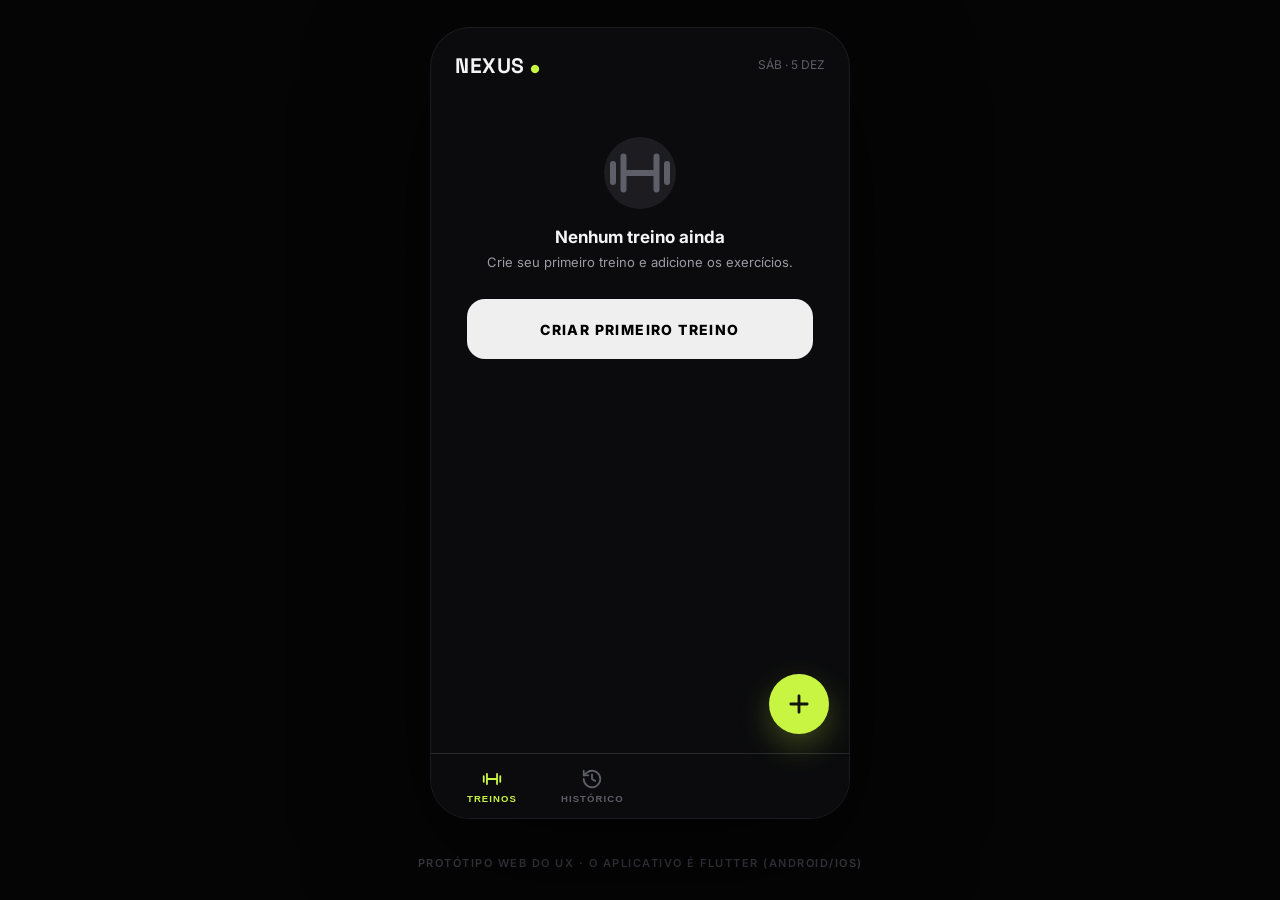
<file: preview/index.html>
<!DOCTYPE html>
<html lang="pt-BR">
<head>
  <meta charset="UTF-8" />
  <meta name="viewport" content="width=device-width, initial-scale=1.0, viewport-fit=cover" />
  <meta name="theme-color" content="#0b0b0d" />
  <title>Nexus Gym — UX Preview</title>
  <link rel="preconnect" href="https://fonts.googleapis.com" />
  <link rel="preconnect" href="https://fonts.gstatic.com" crossorigin />
  <link
    href="https://fonts.googleapis.com/css2?family=Inter:wght@400;500;600;700;800&family=Space+Grotesk:wght@500;600;700&display=swap"
    rel="stylesheet"
  />
  <link rel="stylesheet" href="styles.css" />
</head>
<body>
  <div id="frame">
    <div id="root"></div>
    <button class="fab" id="fab" data-action="new-template" style="display:none" aria-label="Novo treino">
      <svg viewBox="0 0 24 24" fill="none" stroke="currentColor" stroke-width="2.4" stroke-linecap="round"><path d="M12 5v14M5 12h14"/></svg>
    </button>
  </div>
  <div id="preview-note">Protótipo web do UX · o aplicativo é Flutter (Android/iOS)</div>
  <div id="modal-root"></div>
  <div id="toast-root"></div>
  <script type="module" src="app.js"></script>
</body>
</html>
</file>
<file: preview/styles.css>
/* Nexus Gym — protótipo web (mesma linguagem visual do app Flutter) */

:root {
  --bg: #0b0b0d;
  --surface: #141417;
  --surface2: #1d1d21;
  --stroke: #27272d;
  --text: #f4f4f6;
  --dim: #9c9ca6;
  --faint: #5e5e68;
  --accent: #c8f542;
  --accent-soft: rgba(200, 245, 66, 0.14);
  --accent-ink: #11140a;
  --danger: #ff6b6b;
  --font-body: 'Inter', system-ui, -apple-system, 'Segoe UI', Roboto, sans-serif;
  --font-display: 'Space Grotesk', var(--font-body);
}

* { box-sizing: border-box; margin: 0; padding: 0; }

html, body { height: 100%; }

body {
  background: #050506;
  color: var(--text);
  font-family: var(--font-body);
  display: flex;
  flex-direction: column;
  align-items: center;
  min-height: 100vh;
}

/* Moldura de aparelho (em telas grandes); em telas pequenas ocupa tudo. */
#frame {
  width: 100%;
  max-width: 420px;
  min-height: 100vh;
  background: var(--bg);
  display: flex;
  flex-direction: column;
  position: relative;
}
@media (min-width: 520px) {
  #frame {
    min-height: 88vh;
    margin: 3vh 0;
    border-radius: 40px;
    border: 1px solid #1c1c20;
    box-shadow: 0 40px 120px rgba(0, 0, 0, 0.6);
    overflow: hidden;
  }
}

#preview-note {
  margin: 10px 0 16px;
  font-size: 11px;
  letter-spacing: 1.5px;
  text-transform: uppercase;
  color: #3c3c44;
  font-weight: 600;
}
@media (max-width: 519px) { #preview-note { display: none; } }

#root { flex: 1; display: flex; flex-direction: column; min-height: 0; }

.screen {
  flex: 1;
  display: flex;
  flex-direction: column;
  min-height: 0;
  overflow-y: auto;
  overflow-x: hidden;
  -webkit-overflow-scrolling: touch;
}

/* ------------------------------------------------------------------ tipografia */

.display-xl { font-family: var(--font-display); font-size: 42px; font-weight: 700; letter-spacing: -1px; line-height: 1.05; }
.display-l  { font-family: var(--font-display); font-size: 29px; font-weight: 700; letter-spacing: -0.7px; line-height: 1.1; }
.display-m  { font-family: var(--font-display); font-size: 22px; font-weight: 700; letter-spacing: -0.3px; }

.label {
  font-size: 10.5px;
  font-weight: 700;
  letter-spacing: 2.2px;
  color: var(--faint);
  text-transform: uppercase;
}
.label.accent { color: var(--accent); }

.body-dim { font-size: 13px; color: var(--dim); line-height: 1.4; }
.body-faint { font-size: 12px; color: var(--faint); line-height: 1.4; }

.num { font-family: var(--font-display); font-weight: 700; letter-spacing: -0.4px; }

/* ------------------------------------------------------------------ botões */

.btn {
  display: flex;
  align-items: center;
  justify-content: center;
  gap: 8px;
  height: 60px;
  border-radius: 18px;
  border: none;
  cursor: pointer;
  font-family: var(--font-body);
  font-size: 14px;
  font-weight: 800;
  letter-spacing: 1.4px;
  text-transform: uppercase;
  width: 100%;
  transition: filter 0.12s ease, transform 0.06s ease;
}
.btn:active { transform: scale(0.99); }
.btn.primary { background: var(--accent); color: var(--accent-ink); }
.btn.primary:hover { filter: brightness(1.06); }
.btn.ghost { background: var(--surface2); color: var(--text); border: 1px solid var(--stroke); }
.btn.dashed { background: transparent; color: var(--text); border: 1.5px dashed var(--stroke); }
.btn.small { height: 54px; }
.btn:disabled { opacity: 0.35; cursor: default; }

.btn-text {
  background: none; border: none; cursor: pointer;
  font-family: var(--font-body);
  font-size: 11.5px; font-weight: 800; letter-spacing: 1.2px;
  color: var(--dim); padding: 10px 12px;
}
.btn-text.danger { color: var(--danger); }

.icon-btn {
  background: none; border: none; cursor: pointer;
  color: var(--dim); padding: 8px; border-radius: 50%;
  display: inline-flex; align-items: center; justify-content: center;
}
.icon-btn:hover { background: var(--surface2); }
.icon-btn svg { width: 20px; height: 20px; }

/* ------------------------------------------------------------------ cards */

.card {
  background: var(--surface);
  border-radius: 20px;
  padding: 18px;
  margin-bottom: 10px;
  cursor: pointer;
  transition: background 0.12s ease;
}
.card:hover { background: #17171b; }
.card.active { border-top: 2px solid var(--accent); }

.card-title { font-size: 16.5px; font-weight: 800; letter-spacing: 0.4px; }
.card-meta { font-size: 12px; color: var(--faint); margin-top: 3px; }

/* ------------------------------------------------------------------ header */

.topbar {
  display: flex;
  align-items: center;
  gap: 8px;
  padding: 14px 24px 8px;
}
.topbar .title {
  font-family: var(--font-display);
  font-size: 24px; font-weight: 700; letter-spacing: -0.5px;
  flex: 1;
}
.brand { font-family: var(--font-display); font-size: 21px; font-weight: 700; letter-spacing: 0.5px; }
.brand .dot { color: var(--accent); font-size: 11px; }

.workout-header {
  display: flex;
  align-items: center;
  gap: 6px;
  padding: 10px 12px 8px 20px;
}
.workout-header .names { flex: 1; min-width: 0; }
.workout-header .w-name { font-size: 10.5px; font-weight: 800; letter-spacing: 2px; color: var(--faint); text-transform: uppercase; white-space: nowrap; overflow: hidden; text-overflow: ellipsis; }
.workout-header .w-page { font-family: var(--font-display); font-size: 15px; font-weight: 700; margin-top: 2px; }
.progress-bar { height: 3px; background: var(--surface); }
.progress-bar > div { height: 100%; background: var(--accent); transition: width 0.3s ease; }

/* ------------------------------------------------------------------ execução */

.exercise-page { padding: 6px 24px 160px; }

.ref-row { margin-top: 22px; }
.ref-value { margin-top: 2px; }
.ref-value .num { font-size: 28px; color: var(--accent); }
.ref-value .unit { font-size: 13px; color: var(--faint); }

.stage { margin-top: 24px; }
.stage-head { display: flex; align-items: center; justify-content: space-between; margin-bottom: 10px; }
.stage-chip {
  background: var(--accent-soft);
  color: var(--accent);
  font-family: var(--font-display);
  font-size: 13px; font-weight: 700;
  padding: 4px 10px; border-radius: 8px;
}

.input-row { display: flex; gap: 10px; align-items: stretch; }
.field {
  display: flex;
  align-items: center;
  background: var(--surface2);
  border-radius: 16px;
  height: 64px;
  padding: 0 6px;
}
.field.grow { flex: 11; }
.field.reps { flex: 6; }
.field input {
  flex: 1;
  background: none; border: none; outline: none;
  color: var(--text);
  font-family: var(--font-display);
  font-size: 22px; font-weight: 700; letter-spacing: -0.4px;
  text-align: center;
  min-width: 0;
}
.field .step {
  width: 40px; height: 40px; flex: none;
  border-radius: 50%;
  background: var(--surface);
  border: none; cursor: pointer;
  color: var(--dim);
  font-size: 18px; font-weight: 600;
  display: flex; align-items: center; justify-content: center;
}
.field .step:hover { color: var(--text); }
.register-btn {
  flex: none;
  width: 92px;
  border: none; border-radius: 16px;
  background: var(--accent);
  color: var(--accent-ink);
  font-size: 11.5px; font-weight: 800; letter-spacing: 1px;
  cursor: pointer;
  text-transform: uppercase;
}
.register-btn:active { transform: scale(0.97); }

/* séries registradas */
.set-row {
  display: flex;
  align-items: center;
  gap: 12px;
  background: var(--surface);
  border-radius: 16px;
  height: 54px;
  padding: 0 16px;
  margin-bottom: 8px;
  cursor: pointer;
  position: relative;
  overflow: hidden;
  animation: setIn 0.18s ease;
}
@keyframes setIn { from { opacity: 0; transform: translateY(-4px); } to { opacity: 1; transform: none; } }
.set-row .check { color: var(--accent); flex: none; display: flex; }
.set-row .set-weight { font-family: var(--font-display); font-size: 20px; font-weight: 700; letter-spacing: -0.4px; }
.set-row .set-unit { font-size: 12px; color: var(--faint); }
.set-row .set-reps { font-family: var(--font-display); font-size: 17px; font-weight: 600; color: var(--dim); margin-left: 6px; }
.set-row .set-del {
  margin-left: auto;
  background: none; border: none; cursor: pointer;
  color: var(--faint);
  display: flex; align-items: center; padding: 6px;
}
.set-row .set-del:hover { color: var(--danger); }
.set-row .set-tag {
  margin-left: auto;
  font-size: 9px; font-weight: 700; letter-spacing: 1px;
  color: var(--faint);
  background: var(--surface2);
  padding: 3px 8px; border-radius: 6px;
}

.workout-footer {
  position: sticky;
  bottom: 0;
  padding: 10px 24px 22px;
  background: linear-gradient(to top, var(--bg) 75%, transparent);
  z-index: 5;
}

/* ------------------------------------------------------------------ chips (cardio, grupos) */

.chips { display: flex; flex-wrap: wrap; gap: 8px; }
.chip {
  border: 1px solid var(--stroke);
  background: var(--surface2);
  color: var(--dim);
  border-radius: 20px;
  padding: 10px 16px;
  font-size: 13.5px; font-weight: 700;
  cursor: pointer;
  font-family: var(--font-body);
}
.chip.selected { background: var(--accent); color: var(--accent-ink); border-color: var(--accent); }
.chip.sm { padding: 7px 12px; font-size: 12px; border-radius: 16px; }

/* ------------------------------------------------------------------ inputs comuns */

.text-input {
  width: 100%;
  background: var(--surface2);
  border: 1.5px solid transparent;
  border-radius: 14px;
  color: var(--text);
  font-family: var(--font-body);
  font-size: 15px;
  padding: 14px 16px;
  outline: none;
}
.text-input:focus { border-color: var(--accent); }
.text-input::placeholder { color: var(--faint); }

.name-input {
  width: 100%;
  background: none; border: none; outline: none;
  color: var(--text);
  font-size: 25px; font-weight: 800; letter-spacing: -0.4px;
  font-family: var(--font-body);
}
.name-input::placeholder { color: var(--faint); }

/* ------------------------------------------------------------------ editor */

.editor-item {
  display: flex;
  align-items: center;
  gap: 8px;
  background: var(--surface);
  border-radius: 18px;
  padding: 12px;
  margin-bottom: 10px;
  cursor: grab;
}
.editor-item:active { cursor: grabbing; }
.editor-item.dragging { opacity: 0.4; }
.editor-item .drag { color: var(--faint); flex: none; display: flex; }
.editor-item .info { flex: 1; min-width: 0; }
.editor-item .e-name { font-size: 15px; font-weight: 700; white-space: nowrap; overflow: hidden; text-overflow: ellipsis; }
.editor-item .e-muscle { font-size: 10.5px; letter-spacing: 1.2px; color: var(--faint); font-weight: 600; text-transform: uppercase; margin-top: 2px; }
.stage-toggle {
  flex: none;
  border-radius: 8px;
  padding: 5px 9px;
  font-size: 10px; font-weight: 800; letter-spacing: 0.8px;
  cursor: pointer;
  background: var(--surface2);
  color: var(--faint);
  border: 1px solid var(--stroke);
}
.stage-toggle.on { background: var(--accent-soft); color: var(--accent); border-color: var(--accent); }
.editor-item .del { background: none; border: none; color: var(--faint); cursor: pointer; padding: 6px; display: flex; }
.editor-item .del:hover { color: var(--danger); }

.editor-actions {
  padding: 12px 24px 24px;
  border-top: 1px solid var(--stroke);
  margin-top: 8px;
  display: flex;
  flex-direction: column;
  gap: 10px;
  background: var(--bg);
}

/* ------------------------------------------------------------------ home / history */

.home-head { padding: 24px 24px 0; display: flex; align-items: center; justify-content: space-between; }
.list { padding: 8px 0 110px; }
.empty {
  flex: 1;
  display: flex; flex-direction: column;
  align-items: center; justify-content: center;
  padding: 40px 36px; text-align: center; gap: 6px;
}
.empty .icon-circle {
  width: 72px; height: 72px; border-radius: 50%;
  background: var(--surface2);
  display: flex; align-items: center; justify-content: center;
  color: var(--faint);
  margin-bottom: 12px;
}

.fab {
  position: fixed;
  width: 60px; height: 60px;
  border-radius: 50%;
  background: var(--accent);
  color: var(--accent-ink);
  border: none; cursor: pointer;
  display: flex; align-items: center; justify-content: center;
  box-shadow: 0 12px 30px rgba(200, 245, 66, 0.25);
  z-index: 20;
}
@media (min-width: 520px) {
  .fab { position: absolute; right: 20px; bottom: 84px; }
}
@media (max-width: 519px) {
  .fab { bottom: 84px; right: 20px; }
}
.fab svg { width: 28px; height: 28px; }

.bottom-nav {
  position: sticky;
  bottom: 0;
  background: var(--bg);
  border-top: 1px solid var(--stroke);
  display: flex;
  gap: 28px;
  padding: 10px 28px calc(10px + env(safe-area-inset-bottom));
  z-index: 10;
}
.nav-tab {
  background: none; border: none; cursor: pointer;
  display: flex; flex-direction: column; align-items: center; gap: 3px;
  color: var(--faint);
  font-size: 9.5px; font-weight: 800; letter-spacing: 1.1px;
  padding: 4px 8px;
}
.nav-tab.selected { color: var(--accent); }
.nav-tab svg { width: 22px; height: 22px; }

/* ------------------------------------------------------------------ summary */

.summary { padding: 40px 24px 28px; display: flex; flex-direction: column; }
.summary .check-circle {
  width: 84px; height: 84px; border-radius: 50%;
  background: var(--accent-soft);
  display: flex; align-items: center; justify-content: center;
  color: var(--accent);
  margin: 26px 0 24px;
  animation: pop 0.3s ease;
}
@keyframes pop { from { transform: scale(0.6); opacity: 0; } to { transform: scale(1); opacity: 1; } }
.summary .stats { display: flex; margin-top: 30px; }
.summary .stat { flex: 1; text-align: center; }
.summary .stat .v { font-family: var(--font-display); font-size: 30px; font-weight: 700; letter-spacing: -0.6px; }
.summary .stat .l { margin-top: 4px; }

/* ------------------------------------------------------------------ modal / toast */

.overlay {
  position: fixed;
  inset: 0;
  background: rgba(5, 5, 6, 0.72);
  display: flex;
  align-items: flex-end;
  justify-content: center;
  z-index: 50;
  animation: fadeIn 0.15s ease;
}
@media (min-width: 520px) { .overlay { align-items: center; } }
@keyframes fadeIn { from { opacity: 0; } to { opacity: 1; } }

.sheet {
  width: 100%;
  max-width: 420px;
  background: var(--surface);
  border-radius: 24px 24px 0 0;
  padding: 20px 24px calc(24px + env(safe-area-inset-bottom));
  max-height: 86vh;
  overflow-y: auto;
  animation: slideUp 0.2s ease;
}
@media (min-width: 520px) { .sheet { border-radius: 24px; max-width: 380px; } }
@keyframes slideUp { from { transform: translateY(24px); opacity: 0.5; } to { transform: none; opacity: 1; } }

.dialog {
  width: calc(100% - 48px);
  max-width: 340px;
  background: var(--surface);
  border-radius: 24px;
  padding: 24px;
  animation: slideUp 0.18s ease;
}
.dialog h3 { font-size: 18px; font-weight: 800; margin-bottom: 10px; }
.dialog p { font-size: 14px; color: var(--dim); line-height: 1.45; margin-bottom: 20px; }
.dialog .actions { display: flex; justify-content: flex-end; gap: 8px; }

.toast {
  position: fixed;
  left: 50%;
  bottom: 24px;
  transform: translateX(-50%);
  background: var(--surface2);
  border-radius: 14px;
  padding: 12px 16px;
  display: flex;
  align-items: center;
  gap: 8px;
  z-index: 100;
  font-size: 13px;
  color: var(--dim);
  box-shadow: 0 12px 40px rgba(0, 0, 0, 0.5);
  animation: slideUp 0.2s ease;
}
.toast button {
  background: none; border: none; cursor: pointer;
  color: var(--accent);
  font-weight: 800; font-size: 12px; letter-spacing: 1px;
  padding: 6px 8px;
}

.divider { height: 1px; background: var(--stroke); margin: 12px 0; }

.section-title { font-family: var(--font-display); font-size: 18px; font-weight: 700; letter-spacing: -0.3px; }

.mt-8 { margin-top: 8px; } .mt-10 { margin-top: 10px; } .mt-16 { margin-top: 16px; } .mt-22 { margin-top: 22px; } .mt-26 { margin-top: 26px; }
.mb-8 { margin-bottom: 8px; }

/* detalhes de sessão / histórico */
.ex-block { background: var(--surface); border-radius: 20px; padding: 16px; margin-bottom: 12px; }
.ex-block .ex-head { display: flex; align-items: center; gap: 6px; cursor: pointer; }
.ex-block .ex-head .name { font-size: 15px; font-weight: 800; flex: 1; min-width: 0; white-space: nowrap; overflow: hidden; text-overflow: ellipsis; }
.ex-block .ex-head .hist { color: var(--faint); display: flex; }
.ex-set { display: flex; align-items: center; margin-top: 6px; }
.ex-set .w { font-family: var(--font-display); font-size: 17px; font-weight: 700; letter-spacing: -0.3px; }
.ex-set .r { font-size: 14px; color: var(--dim); font-weight: 600; }
.ex-max { text-align: right; font-size: 11.5px; font-weight: 800; letter-spacing: 1px; color: var(--accent); margin-top: 8px; }

.date-group { padding: 12px 0 10px; }

.search-wrap { position: relative; }
.search-wrap svg { position: absolute; left: 14px; top: 50%; transform: translateY(-50%); width: 18px; height: 18px; color: var(--faint); }
.search-wrap input { padding-left: 42px; }

.exercise-list { max-height: 240px; overflow-y: auto; margin: 14px 0; }
.exercise-list .row {
  display: flex; align-items: center; gap: 10px;
  padding: 10px 6px;
  border-radius: 14px;
  cursor: pointer;
}
.exercise-list .row:hover { background: var(--surface2); }
.exercise-list .row .info { flex: 1; min-width: 0; }
.exercise-list .row .n { font-size: 14.5px; font-weight: 600; }
.exercise-list .row .g { font-size: 10.5px; letter-spacing: 1px; color: var(--faint); font-weight: 600; margin-top: 2px; }
.exercise-list .row .ic { color: var(--dim); display: flex; }
.exercise-list .row .ic.added { color: var(--accent); }

.duration-row { display: flex; align-items: center; gap: 18px; }
.duration-row .v { font-family: var(--font-display); font-size: 40px; font-weight: 700; letter-spacing: -1px; }
.round-step {
  width: 44px; height: 44px;
  border-radius: 50%;
  background: var(--surface2);
  border: none; cursor: pointer;
  color: var(--dim);
  font-size: 18px;
  display: flex; align-items: center; justify-content: center;
}
.round-step:hover { color: var(--text); }

.suffix-input { position: relative; }
.suffix-input .suffix {
  position: absolute; right: 16px; top: 50%; transform: translateY(-50%);
  color: var(--faint); font-size: 14px;
}
.suffix-input input { padding-right: 52px; font-family: var(--font-display); font-size: 20px; font-weight: 600; }
</file>
